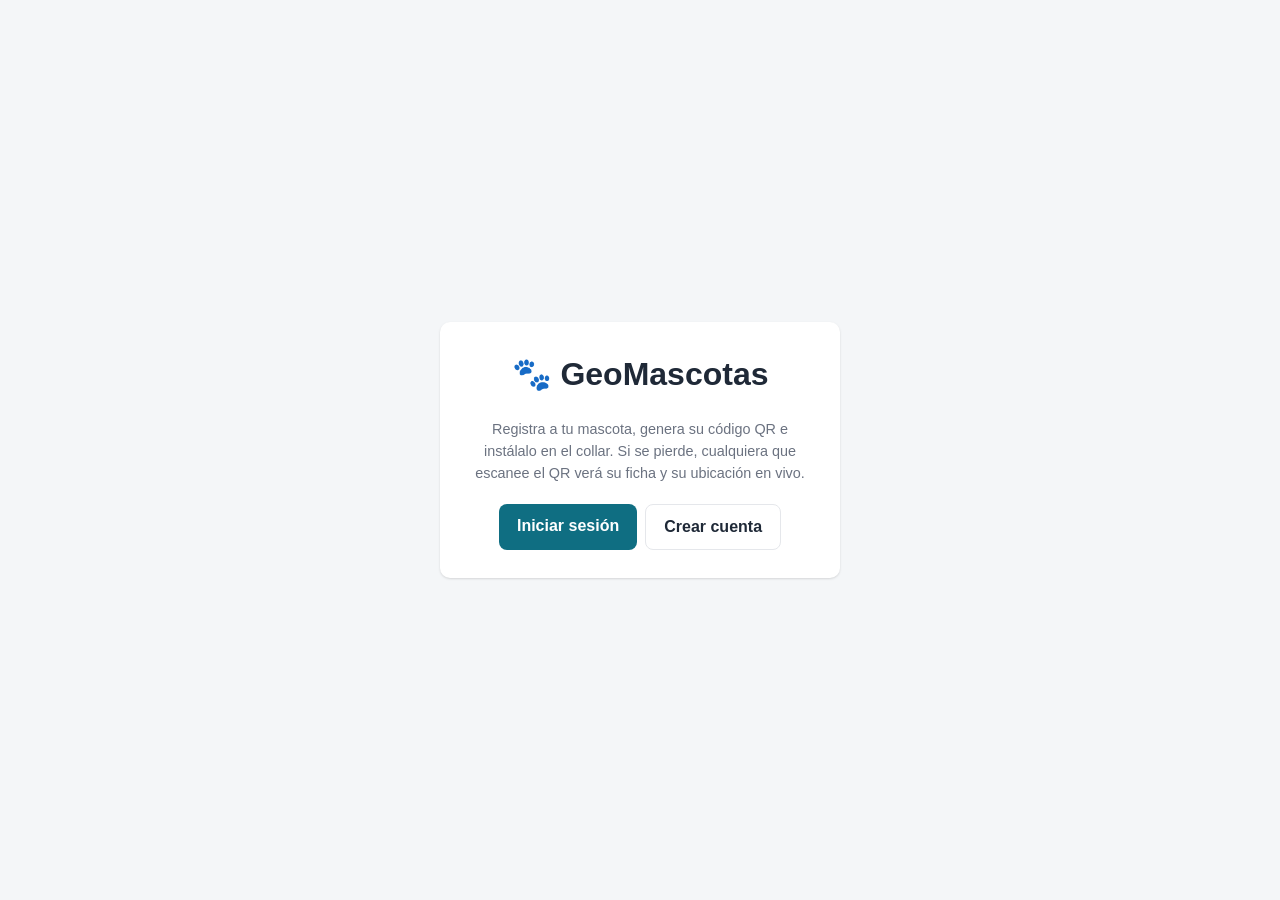
<file: frontend/public/index.html>
<!DOCTYPE html>
<html lang="es">
<head>
  <meta charset="UTF-8" />
  <meta name="viewport" content="width=device-width, initial-scale=1.0" />
  <title>GeoMascotas — Localiza a tu mascota</title>
  <link rel="stylesheet" href="../css/styles.css" />
</head>
<body class="auth-page">
  <div class="card narrow" style="text-align: center">
    <h1>🐾 GeoMascotas</h1>
    <p class="muted">
      Registra a tu mascota, genera su código QR e instálalo en el collar.
      Si se pierde, cualquiera que escanee el QR verá su ficha y su ubicación en vivo.
    </p>
    <div class="actions-row" style="justify-content: center; margin-top: 20px">
      <a href="login.html" class="btn btn-primary">Iniciar sesión</a>
      <a href="registro.html" class="btn btn-secondary">Crear cuenta</a>
    </div>
  </div>
</body>
</html>
</file>
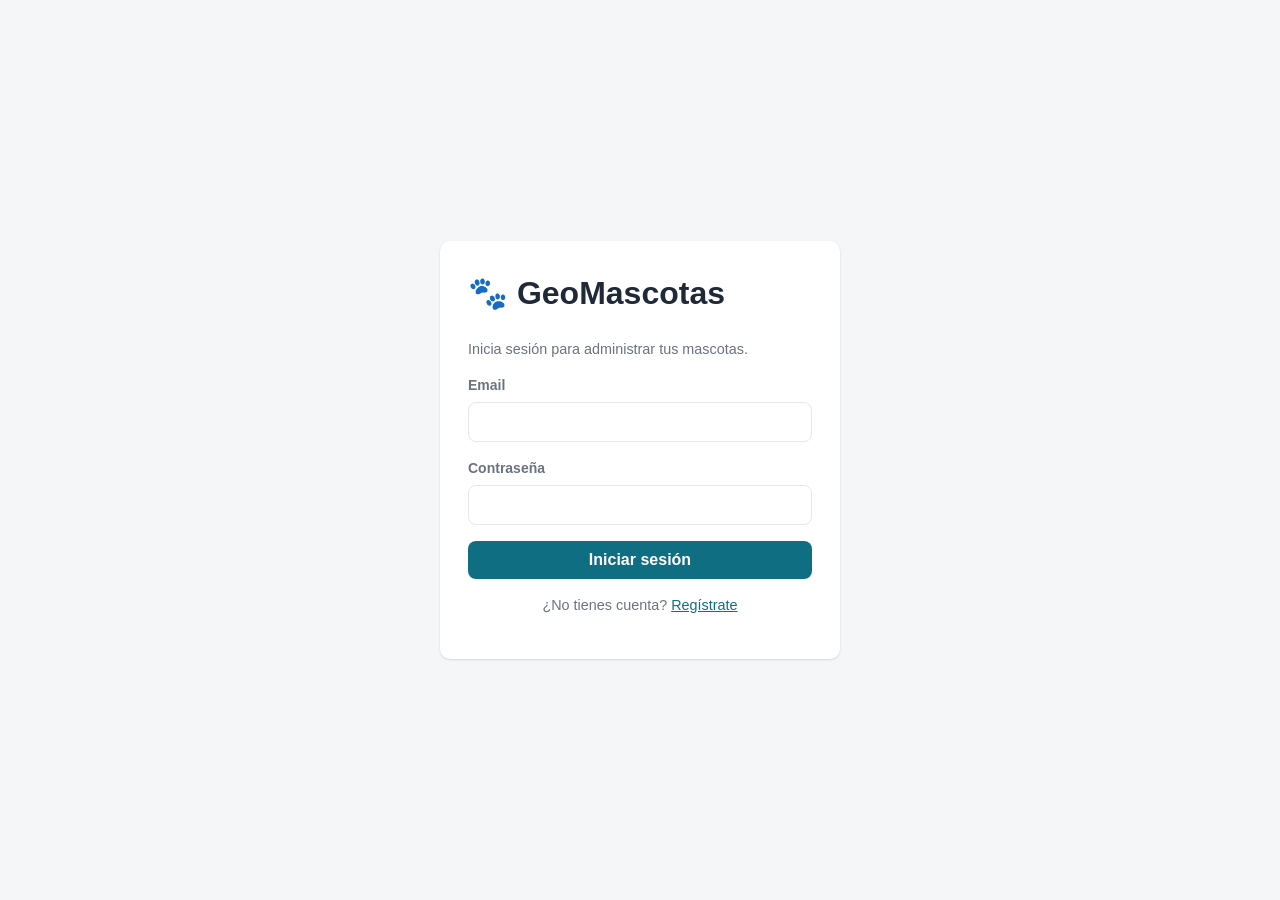
<file: frontend/public/login.html>
<!DOCTYPE html>
<html lang="es">
<head>
  <meta charset="UTF-8" />
  <meta name="viewport" content="width=device-width, initial-scale=1.0" />
  <title>Iniciar sesión — GeoMascotas</title>
  <link rel="stylesheet" href="../css/styles.css" />
</head>
<body class="auth-page">
  <div class="card narrow">
    <h1>🐾 GeoMascotas</h1>
    <p class="muted">Inicia sesión para administrar tus mascotas.</p>

    <div id="error-box" class="error-box hidden"></div>

    <form id="login-form">
      <div class="field">
        <label for="email">Email</label>
        <input type="email" id="email" name="email" required autocomplete="email" />
      </div>
      <div class="field">
        <label for="password">Contraseña</label>
        <input type="password" id="password" name="password" required autocomplete="current-password" />
      </div>
      <button type="submit" class="btn btn-primary btn-block">Iniciar sesión</button>
    </form>

    <p class="muted" style="margin-top: 16px; text-align: center">
      ¿No tienes cuenta? <a href="registro.html">Regístrate</a>
    </p>
  </div>

  <script src="../js/config.js"></script>
  <script src="../js/api.js"></script>
  <script src="../js/auth.js"></script>
</body>
</html>
</file>
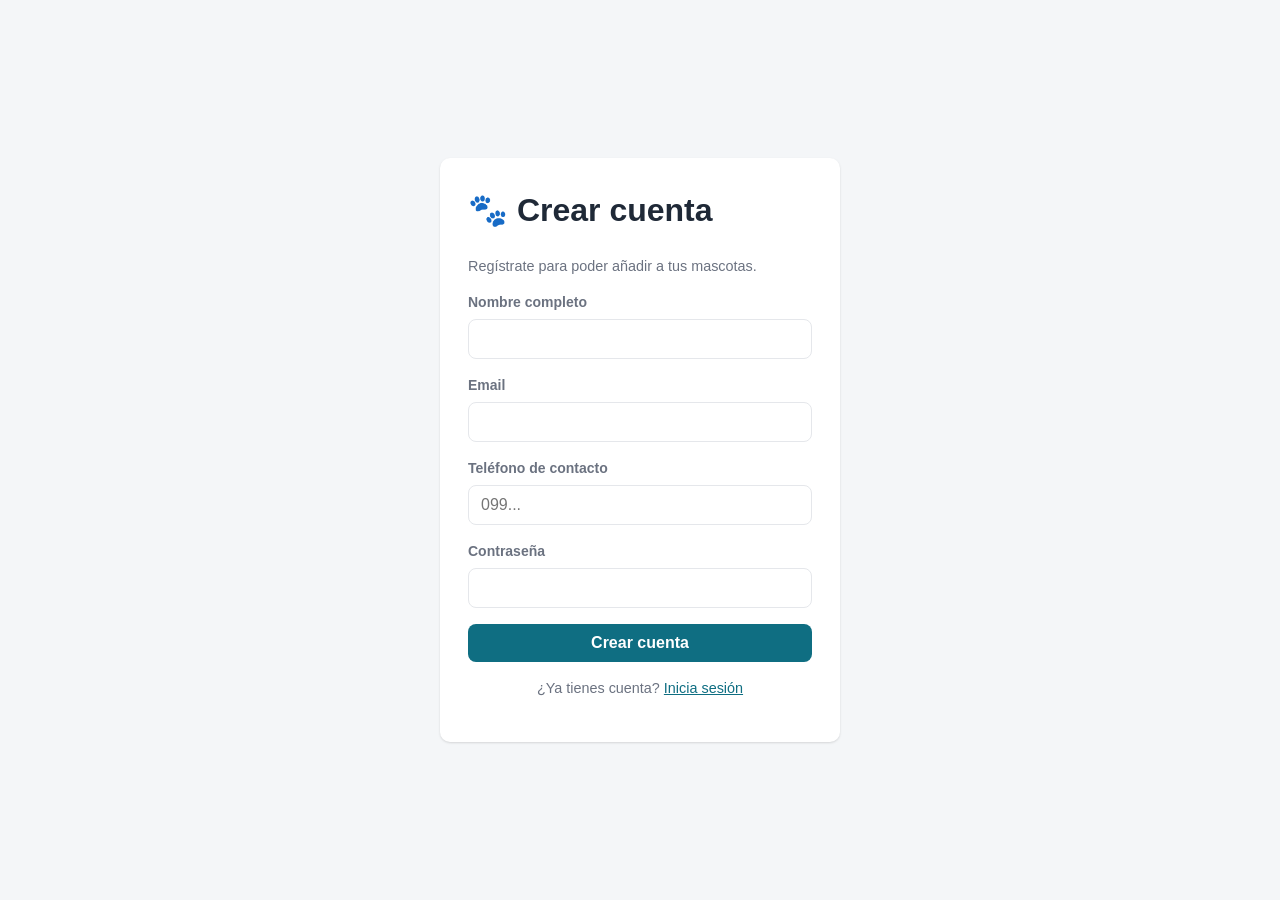
<file: frontend/public/registro.html>
<!DOCTYPE html>
<html lang="es">
<head>
  <meta charset="UTF-8" />
  <meta name="viewport" content="width=device-width, initial-scale=1.0" />
  <title>Crear cuenta — GeoMascotas</title>
  <link rel="stylesheet" href="../css/styles.css" />
</head>
<body class="auth-page">
  <div class="card narrow">
    <h1>🐾 Crear cuenta</h1>
    <p class="muted">Regístrate para poder añadir a tus mascotas.</p>

    <div id="error-box" class="error-box hidden"></div>

    <form id="register-form">
      <div class="field">
        <label for="full_name">Nombre completo</label>
        <input type="text" id="full_name" name="full_name" required autocomplete="name" />
      </div>
      <div class="field">
        <label for="email">Email</label>
        <input type="email" id="email" name="email" required autocomplete="email" />
      </div>
      <div class="field">
        <label for="phone">Teléfono de contacto</label>
        <input type="tel" id="phone" name="phone" required autocomplete="tel" placeholder="099..." />
      </div>
      <div class="field">
        <label for="password">Contraseña</label>
        <input type="password" id="password" name="password" required minlength="6" autocomplete="new-password" />
      </div>
      <button type="submit" class="btn btn-primary btn-block">Crear cuenta</button>
    </form>

    <p class="muted" style="margin-top: 16px; text-align: center">
      ¿Ya tienes cuenta? <a href="login.html">Inicia sesión</a>
    </p>
  </div>

  <script src="../js/config.js"></script>
  <script src="../js/api.js"></script>
  <script src="../js/auth.js"></script>
</body>
</html>
</file>
<file: frontend/css/styles.css>
:root {
  --sidebar-width: 240px;
  --sidebar-bg: #0f3b46;
  --sidebar-bg-hover: #15525f;
  --sidebar-text: #cfe3e7;
  --accent: #e3a53d;
  --color-primary: #0f6e82;
  --color-primary-dark: #0b5666;
  --color-danger: #dc2626;
  --color-success: #16a34a;
  --color-info: #2563eb;
  --color-bg: #f4f6f8;
  --color-card: #ffffff;
  --color-text: #1f2937;
  --color-text-muted: #6b7280;
  --color-border: #e5e7eb;
  --radius: 10px;
  --shadow: 0 1px 3px rgba(0, 0, 0, 0.08), 0 1px 2px rgba(0, 0, 0, 0.06);
}

* {
  box-sizing: border-box;
}

body {
  margin: 0;
  font-family: -apple-system, "Segoe UI", Roboto, Helvetica, Arial, sans-serif;
  background: var(--color-bg);
  color: var(--color-text);
  line-height: 1.5;
}

a {
  color: var(--color-primary);
}

.container {
  max-width: 960px;
  margin: 0 auto;
  padding: 24px 16px;
}

.navbar {
  display: flex;
  align-items: center;
  justify-content: space-between;
  background: var(--color-card);
  border-bottom: 1px solid var(--color-border);
  padding: 14px 24px;
}

.navbar .brand {
  font-weight: 700;
  font-size: 1.1rem;
  color: var(--color-primary-dark);
  text-decoration: none;
}

.auth-page {
  min-height: 100vh;
  display: flex;
  align-items: center;
  justify-content: center;
  padding: 16px;
}

.card {
  background: var(--color-card);
  border-radius: var(--radius);
  box-shadow: var(--shadow);
  padding: 28px;
}

.card.narrow {
  width: 100%;
  max-width: 400px;
}

.card.medium {
  width: 100%;
  max-width: 640px;
}

h1,
h2,
h3 {
  margin-top: 0;
}

form .field {
  margin-bottom: 16px;
}

label {
  display: block;
  font-size: 0.875rem;
  font-weight: 600;
  margin-bottom: 6px;
  color: var(--color-text-muted);
}

input,
select,
textarea {
  width: 100%;
  padding: 10px 12px;
  border: 1px solid var(--color-border);
  border-radius: 8px;
  font-size: 1rem;
  font-family: inherit;
  background: #fff;
}

input:focus,
select:focus,
textarea:focus {
  outline: 2px solid var(--color-primary);
  outline-offset: 1px;
}

textarea {
  resize: vertical;
  min-height: 80px;
}

.btn {
  display: inline-block;
  border: none;
  border-radius: 8px;
  padding: 10px 18px;
  font-size: 1rem;
  font-weight: 600;
  cursor: pointer;
  text-decoration: none;
  text-align: center;
}

.btn-icon {
  display: inline-flex;
  align-items: center;
  justify-content: center;
  gap: 8px;
}

.btn-icon svg {
  width: 16px;
  height: 16px;
  flex-shrink: 0;
}

.btn-primary {
  background: var(--color-primary);
  color: #fff;
}

.btn-primary:hover {
  background: var(--color-primary-dark);
}

.btn-secondary {
  background: #fff;
  color: var(--color-text);
  border: 1px solid var(--color-border);
}

.btn-danger {
  background: var(--color-danger);
  color: #fff;
}

.btn-block {
  width: 100%;
}

.btn-sm {
  padding: 6px 12px;
  font-size: 0.85rem;
}

.error-box {
  background: #fef2f2;
  border: 1px solid #fecaca;
  color: var(--color-danger);
  padding: 10px 14px;
  border-radius: 8px;
  margin-bottom: 16px;
  font-size: 0.9rem;
}

.hidden {
  display: none !important;
}

.muted {
  color: var(--color-text-muted);
  font-size: 0.9rem;
}

/* ---------- App shell: barra lateral + topbar (dashboard, mascota-form, simulador) ---------- */

.app-shell {
  display: flex;
  min-height: 100vh;
  align-items: flex-start;
}

.sidebar {
  width: var(--sidebar-width);
  min-height: 100vh;
  background: var(--sidebar-bg);
  color: var(--sidebar-text);
  flex-shrink: 0;
  display: flex;
  flex-direction: column;
  padding: 24px 0;
  position: sticky;
  top: 0;
}

.sidebar .brand {
  color: #fff;
  font-size: 1.25rem;
  font-weight: 700;
  padding: 0 24px 24px;
  display: block;
}

.sidebar nav {
  flex: 1;
  display: flex;
  flex-direction: column;
  gap: 2px;
  margin-top: 8px;
}

.sidebar nav a {
  display: flex;
  align-items: center;
  gap: 12px;
  padding: 12px 24px;
  color: var(--sidebar-text);
  text-decoration: none;
  font-weight: 600;
  font-size: 0.95rem;
  border-left: 3px solid transparent;
}

.sidebar nav a svg {
  width: 18px;
  height: 18px;
  flex-shrink: 0;
}

.sidebar nav a:hover {
  background: var(--sidebar-bg-hover);
}

.sidebar nav a.active {
  background: rgba(255, 255, 255, 0.08);
  border-left-color: var(--accent);
  color: #fff;
}

.sidebar-footer {
  padding: 12px 24px 0;
}

.main-area {
  flex: 1;
  min-width: 0;
}

.topbar {
  display: flex;
  justify-content: space-between;
  align-items: center;
  gap: 16px;
  flex-wrap: wrap;
  padding: 20px 32px;
  background: #fff;
  border-bottom: 1px solid var(--color-border);
}

.topbar h1 {
  font-size: 1.5rem;
}

.topbar-user {
  display: flex;
  align-items: center;
  gap: 10px;
  font-size: 0.9rem;
}

.status-pill {
  background: #dcfce7;
  color: var(--color-success);
  padding: 4px 12px;
  border-radius: 999px;
  font-size: 0.75rem;
  font-weight: 700;
}

.main-content {
  padding: 28px 32px;
  max-width: 1400px;
  margin: 0 auto;
}

@media (max-width: 768px) {
  .app-shell {
    flex-direction: column;
  }

  .sidebar {
    width: 100%;
    min-height: auto;
    flex-direction: row;
    align-items: center;
    padding: 10px 16px;
    overflow-x: auto;
    position: static;
  }

  .sidebar .brand {
    padding: 0 16px 0 0;
  }

  .sidebar nav {
    flex-direction: row;
    margin-top: 0;
  }

  .sidebar nav a {
    padding: 8px 12px;
    border-left: none;
    border-bottom: 3px solid transparent;
    white-space: nowrap;
  }

  .sidebar nav a.active {
    border-left-color: transparent;
    border-bottom-color: var(--accent);
  }

  .sidebar-footer {
    margin-left: auto;
    padding: 0 0 0 12px;
  }

  .topbar,
  .main-content {
    padding: 16px;
  }
}

/* ---------- Tarjetas de estadísticas ---------- */

.stats-grid {
  display: grid;
  grid-template-columns: repeat(auto-fit, minmax(220px, 260px));
  gap: 18px;
  margin: 0 0 28px;
}

.stat-card {
  background: var(--color-card);
  border-radius: var(--radius);
  box-shadow: var(--shadow);
  padding: 20px;
  display: flex;
  align-items: center;
  justify-content: space-between;
  gap: 12px;
}

.stat-label {
  color: var(--color-text-muted);
  font-size: 0.85rem;
  font-weight: 600;
  margin-bottom: 6px;
}

.stat-value {
  font-size: 2rem;
  font-weight: 800;
}

.stat-icon {
  width: 48px;
  height: 48px;
  border-radius: 12px;
  display: flex;
  align-items: center;
  justify-content: center;
  flex-shrink: 0;
  font-size: 1.4rem;
}

.stat-icon.icon-total {
  background: #fef3c7;
}

.stat-icon.icon-activo {
  background: #dbeafe;
}

.stat-icon.icon-perdido {
  background: #fee2e2;
}

.stat-icon.icon-recuperado {
  background: #dcfce7;
}

/* ---------- Tabla de datos ---------- */

.data-table-card {
  background: var(--color-card);
  border-radius: var(--radius);
  box-shadow: var(--shadow);
  overflow: hidden;
}

.data-table-card > h2 {
  padding: 20px 24px 0;
}

.data-table-card > p.muted {
  padding: 4px 24px 0;
}

.table-scroll {
  overflow-x: auto;
}

table.data-table {
  width: 100%;
  border-collapse: collapse;
  margin-top: 12px;
}

table.data-table th {
  text-align: left;
  font-size: 0.75rem;
  text-transform: uppercase;
  letter-spacing: 0.03em;
  color: var(--color-text-muted);
  padding: 10px 24px;
  border-bottom: 1px solid var(--color-border);
  white-space: nowrap;
}

table.data-table td {
  padding: 14px 24px;
  border-bottom: 1px solid var(--color-border);
  vertical-align: middle;
}

table.data-table tr:last-child td {
  border-bottom: none;
}

.table-pet-name {
  display: flex;
  align-items: center;
  gap: 10px;
  font-weight: 600;
  white-space: nowrap;
}

.table-pet-name img.pet-photo,
.table-pet-name .pet-photo-placeholder {
  width: 36px;
  height: 36px;
  border-radius: 8px;
  font-size: 1.1rem;
  object-fit: cover;
  flex-shrink: 0;
}

.table-actions {
  display: flex;
  flex-wrap: wrap;
  gap: 6px;
}

.actions-row {
  display: flex;
  flex-wrap: wrap;
  gap: 8px;
}

.badge {
  display: inline-block;
  padding: 3px 10px;
  border-radius: 999px;
  font-size: 0.75rem;
  font-weight: 700;
  text-transform: uppercase;
  letter-spacing: 0.03em;
  width: fit-content;
}

.badge-activo {
  background: #dcfce7;
  color: var(--color-success);
}

.badge-perdido {
  background: #fee2e2;
  color: var(--color-danger);
}

.badge-recuperado {
  background: #dbeafe;
  color: var(--color-primary-dark);
}

.pet-photo-placeholder {
  display: flex;
  align-items: center;
  justify-content: center;
  font-size: 3rem;
  background: #e5e7eb;
}

.top-actions {
  display: flex;
  justify-content: space-between;
  align-items: center;
  gap: 12px;
  flex-wrap: wrap;
  margin-bottom: 20px;
}

.lost-banner {
  background: var(--color-danger);
  color: #fff;
  text-align: center;
  font-weight: 700;
  letter-spacing: 0.05em;
  padding: 10px;
  border-radius: var(--radius);
  margin-bottom: 16px;
}

.profile-header {
  display: flex;
  gap: 20px;
  flex-wrap: wrap;
  align-items: flex-start;
}

.profile-header img.pet-photo,
.profile-header .pet-photo-placeholder {
  width: 160px;
  height: 160px;
  object-fit: cover;
  border-radius: var(--radius);
  background: #e5e7eb;
  flex-shrink: 0;
}

.profile-info dl {
  display: grid;
  grid-template-columns: auto 1fr;
  gap: 4px 12px;
  margin: 0;
}

.profile-info dt {
  color: var(--color-text-muted);
  font-weight: 600;
}

.profile-info dd {
  margin: 0;
}

#map {
  width: 100%;
  height: 380px;
  border-radius: var(--radius);
  margin-top: 20px;
  background: #e5e7eb;
}

.qr-box {
  text-align: center;
  padding: 20px;
  background: #fff;
  border-radius: var(--radius);
  border: 1px solid var(--color-border);
}

.simulator-status {
  display: flex;
  align-items: center;
  gap: 10px;
  margin: 16px 0;
}

.dot {
  width: 12px;
  height: 12px;
  border-radius: 50%;
  background: var(--color-text-muted);
}

.dot.live {
  background: var(--color-success);
  box-shadow: 0 0 0 0 rgba(22, 163, 74, 0.6);
  animation: pulse 1.5s infinite;
}

@keyframes pulse {
  0% {
    box-shadow: 0 0 0 0 rgba(22, 163, 74, 0.6);
  }
  70% {
    box-shadow: 0 0 0 10px rgba(22, 163, 74, 0);
  }
  100% {
    box-shadow: 0 0 0 0 rgba(22, 163, 74, 0);
  }
}
</file>
